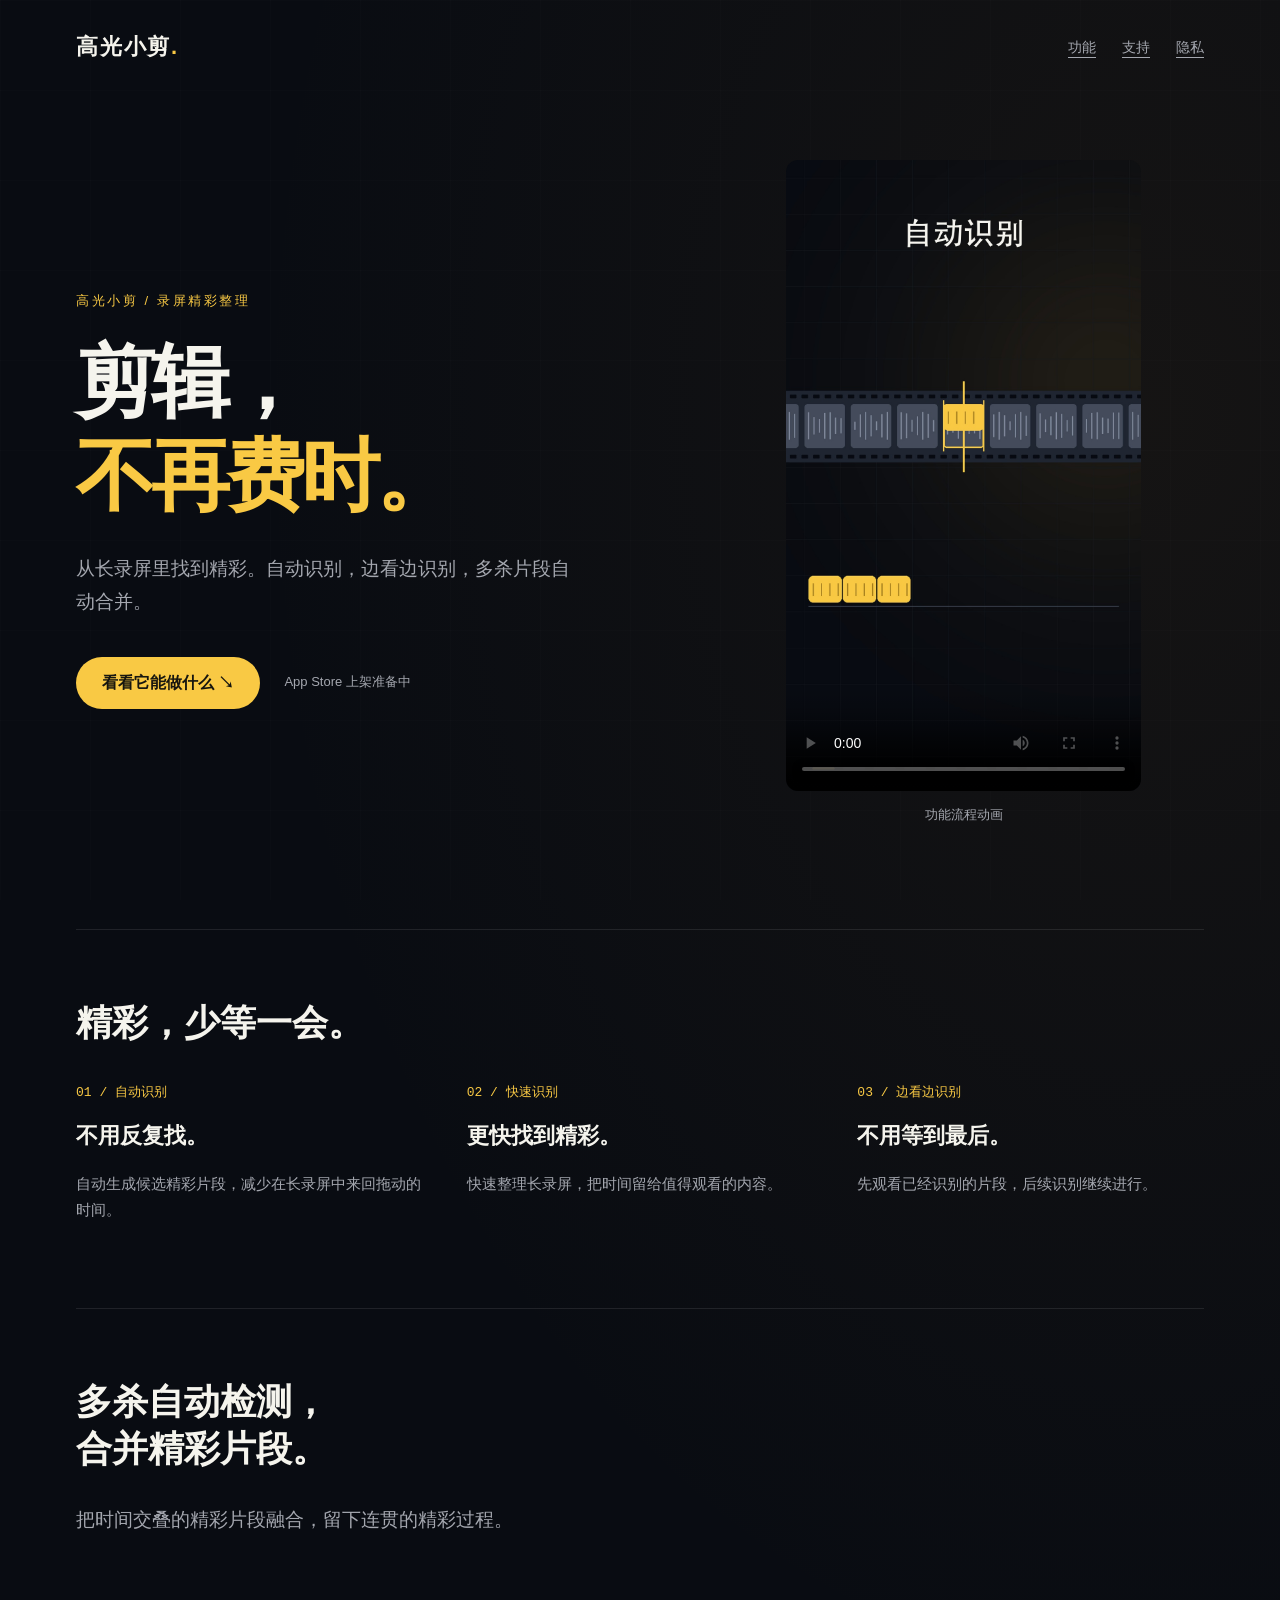
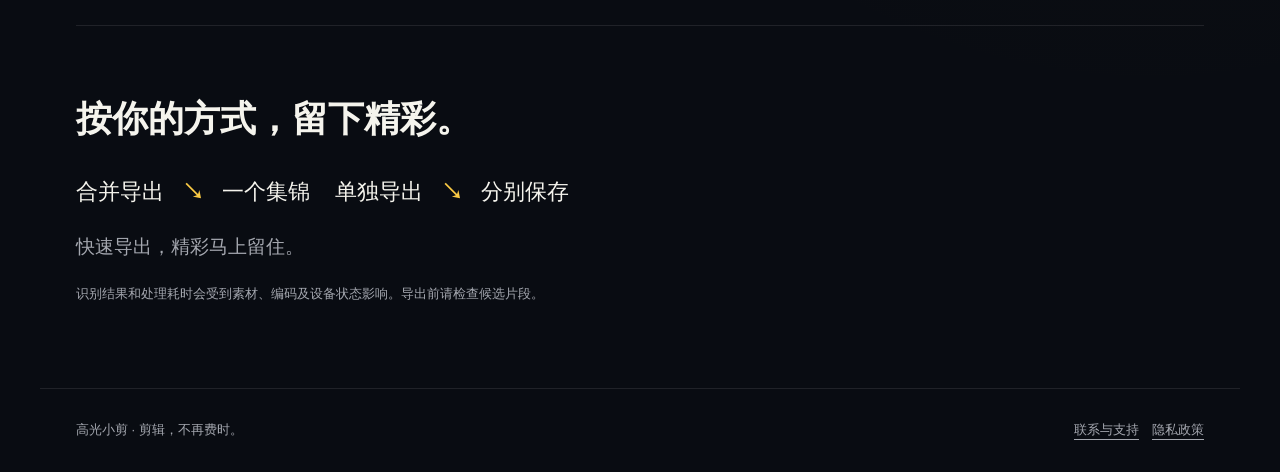
<file: index.html>
<!doctype html><html lang="zh-CN"><head><meta charset="utf-8"><meta name="viewport" content="width=device-width,initial-scale=1"><meta name="theme-color" content="#090c12"><meta name="description" content="自动识别精彩，边看边识别，多杀片段自动合并。高光小剪产品介绍与支持。"><title>高光小剪｜剪辑，不再费时。</title><link rel="stylesheet" href="style.css"></head><body><nav><a class="brand" href="./">高光小剪<span style="color:var(--gold)">.</span></a><div class="links"><a href="./#features">功能</a><a href="support.html">支持</a><a href="privacy.html">隐私</a></div></nav><main><section class="hero"><div><div class="eyebrow">高光小剪 / 录屏精彩整理</div><h1>剪辑，<br><em>不再费时。</em></h1><p class="lead">从长录屏里找到精彩。自动识别，边看边识别，多杀片段自动合并。</p><div class="actions"><a class="button" href="#features">看看它能做什么 ↘</a><span class="status">App Store 上架准备中</span></div></div><div><video controls playsinline preload="metadata" poster="assets/poster.jpg" aria-label="高光小剪功能宣传动画"><source src="assets/promo.mp4?v=music13" type="video/mp4">你的浏览器暂不支持视频播放。</video><p class="mini" style="text-align:center">功能流程动画</p></div></section><section id="features" class="section"><h2>精彩，少等一会。</h2><div class="feature-grid"><article class="feature"><span class="num">01 / 自动识别</span><h3>不用反复找。</h3><p>自动生成候选精彩片段，减少在长录屏中来回拖动的时间。</p></article><article class="feature"><span class="num">02 / 快速识别</span><h3>更快找到精彩。</h3><p>快速整理长录屏，把时间留给值得观看的内容。</p></article><article class="feature"><span class="num">03 / 边看边识别</span><h3>不用等到最后。</h3><p>先观看已经识别的片段，后续识别继续进行。</p></article></div></section><section class="section"><h2>多杀自动检测，<br>合并精彩片段。</h2><p class="lead">把时间交叠的精彩片段融合，留下连贯的精彩过程。</p></section><section class="section"><h2>按你的方式，留下精彩。</h2><div class="export"><span>合并导出 <b>↘</b> 一个集锦</span><span>单独导出 <b>↘</b> 分别保存</span></div><p class="lead">快速导出，精彩马上留住。</p><p class="mini">识别结果和处理耗时会受到素材、编码及设备状态影响。导出前请检查候选片段。</p></section></main><footer><span>高光小剪 · 剪辑，不再费时。</span><span><a href="support.html">联系与支持</a>　<a href="privacy.html">隐私政策</a></span></footer></body></html>
</file>
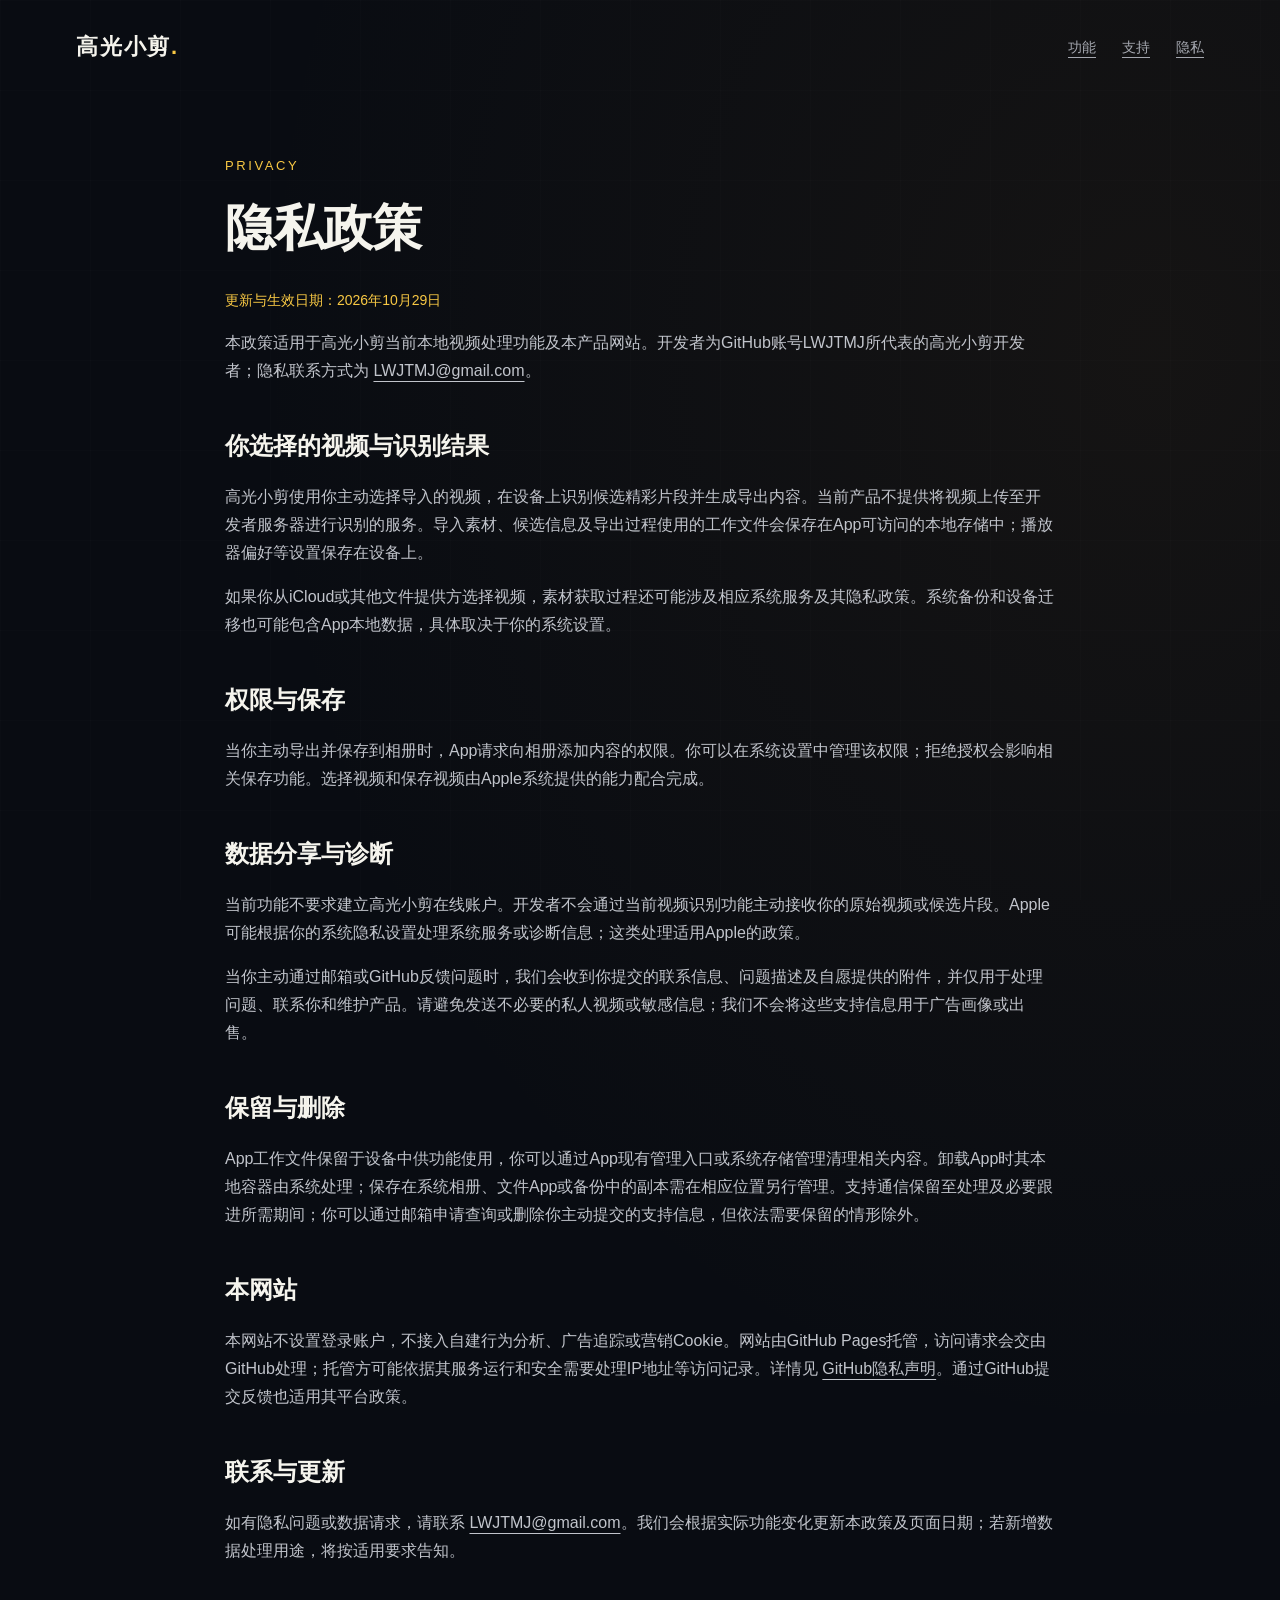
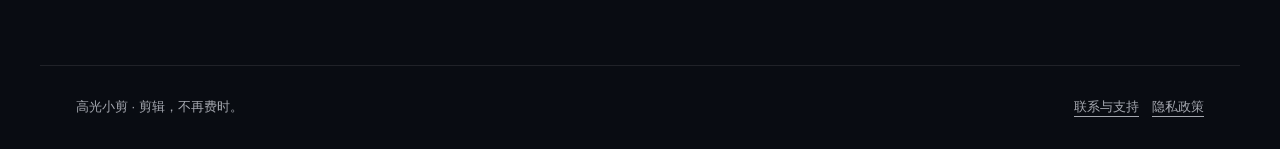
<file: privacy.html>
<!doctype html><html lang="zh-CN"><head><meta charset="utf-8"><meta name="viewport" content="width=device-width,initial-scale=1"><meta name="theme-color" content="#090c12"><meta name="description" content="高光小剪的视频处理、相册权限、支持信息和网站隐私政策。"><title>隐私政策｜高光小剪</title><link rel="stylesheet" href="style.css"></head><body><nav><a class="brand" href="./">高光小剪<span style="color:var(--gold)">.</span></a><div class="links"><a href="./#features">功能</a><a href="support.html">支持</a><a href="privacy.html">隐私</a></div></nav><main><article class="doc"><div class="eyebrow">PRIVACY</div><h1>隐私政策</h1><p class="date">更新与生效日期：2026年10月29日</p><p>本政策适用于高光小剪当前本地视频处理功能及本产品网站。开发者为GitHub账号LWJTMJ所代表的高光小剪开发者；隐私联系方式为 <a href="mailto:LWJTMJ@gmail.com">LWJTMJ@gmail.com</a>。</p><h2>你选择的视频与识别结果</h2><p>高光小剪使用你主动选择导入的视频，在设备上识别候选精彩片段并生成导出内容。当前产品不提供将视频上传至开发者服务器进行识别的服务。导入素材、候选信息及导出过程使用的工作文件会保存在App可访问的本地存储中；播放器偏好等设置保存在设备上。</p><p>如果你从iCloud或其他文件提供方选择视频，素材获取过程还可能涉及相应系统服务及其隐私政策。系统备份和设备迁移也可能包含App本地数据，具体取决于你的系统设置。</p><h2>权限与保存</h2><p>当你主动导出并保存到相册时，App请求向相册添加内容的权限。你可以在系统设置中管理该权限；拒绝授权会影响相关保存功能。选择视频和保存视频由Apple系统提供的能力配合完成。</p><h2>数据分享与诊断</h2><p>当前功能不要求建立高光小剪在线账户。开发者不会通过当前视频识别功能主动接收你的原始视频或候选片段。Apple可能根据你的系统隐私设置处理系统服务或诊断信息；这类处理适用Apple的政策。</p><p>当你主动通过邮箱或GitHub反馈问题时，我们会收到你提交的联系信息、问题描述及自愿提供的附件，并仅用于处理问题、联系你和维护产品。请避免发送不必要的私人视频或敏感信息；我们不会将这些支持信息用于广告画像或出售。</p><h2>保留与删除</h2><p>App工作文件保留于设备中供功能使用，你可以通过App现有管理入口或系统存储管理清理相关内容。卸载App时其本地容器由系统处理；保存在系统相册、文件App或备份中的副本需在相应位置另行管理。支持通信保留至处理及必要跟进所需期间；你可以通过邮箱申请查询或删除你主动提交的支持信息，但依法需要保留的情形除外。</p><h2>本网站</h2><p>本网站不设置登录账户，不接入自建行为分析、广告追踪或营销Cookie。网站由GitHub Pages托管，访问请求会交由GitHub处理；托管方可能依据其服务运行和安全需要处理IP地址等访问记录。详情见 <a href="https://docs.github.com/en/site-policy/privacy-policies/github-general-privacy-statement">GitHub隐私声明</a>。通过GitHub提交反馈也适用其平台政策。</p><h2>联系与更新</h2><p>如有隐私问题或数据请求，请联系 <a href="mailto:LWJTMJ@gmail.com">LWJTMJ@gmail.com</a>。我们会根据实际功能变化更新本政策及页面日期；若新增数据处理用途，将按适用要求告知。</p></article></main><footer><span>高光小剪 · 剪辑，不再费时。</span><span><a href="support.html">联系与支持</a>　<a href="privacy.html">隐私政策</a></span></footer></body></html>
</file>
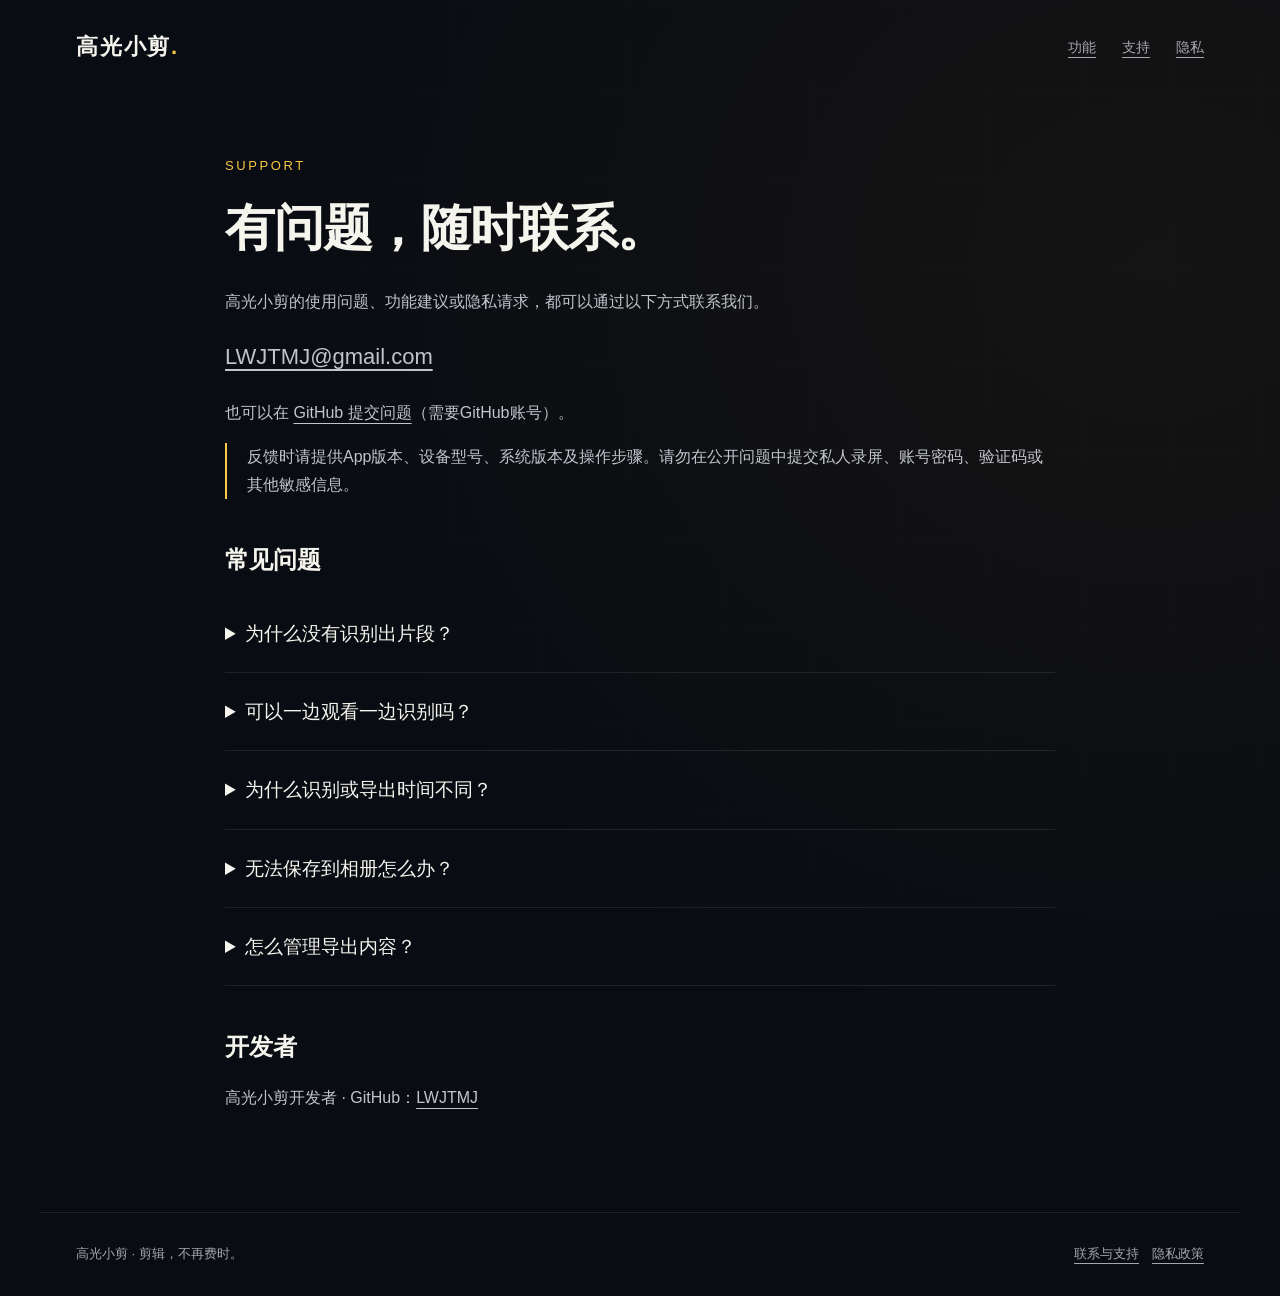
<file: support.html>
<!doctype html><html lang="zh-CN"><head><meta charset="utf-8"><meta name="viewport" content="width=device-width,initial-scale=1"><meta name="theme-color" content="#090c12"><meta name="description" content="高光小剪常见问题与联系邮箱。"><title>联系与支持｜高光小剪</title><link rel="stylesheet" href="style.css"></head><body><nav><a class="brand" href="./">高光小剪<span style="color:var(--gold)">.</span></a><div class="links"><a href="./#features">功能</a><a href="support.html">支持</a><a href="privacy.html">隐私</a></div></nav><main><article class="doc"><div class="eyebrow">SUPPORT</div><h1>有问题，随时联系。</h1><p>高光小剪的使用问题、功能建议或隐私请求，都可以通过以下方式联系我们。</p><p class="contact"><a href="mailto:LWJTMJ@gmail.com">LWJTMJ@gmail.com</a></p><p>也可以在 <a href="https://github.com/LWJTMJ/peacehighlights-site/issues/new">GitHub 提交问题</a>（需要GitHub账号）。</p><p class="notice">反馈时请提供App版本、设备型号、系统版本及操作步骤。请勿在公开问题中提交私人录屏、账号密码、验证码或其他敏感信息。</p><h2>常见问题</h2><div class="faq"><details><summary>为什么没有识别出片段？</summary><p>请确认素材属于App当前支持的录屏类型，画面信息清楚且能够正常播放。画面布局、分辨率及内容可能影响候选结果。请先检查素材，再通过邮箱反馈复现步骤。</p></details><details><summary>可以一边观看一边识别吗？</summary><p>可以先打开已经识别的候选片段观看，后续识别继续进行。</p></details><details><summary>为什么识别或导出时间不同？</summary><p>视频长度、编码、片段数量及设备状态都会影响处理时间。宣传动画中的耗时是近似示意，并非对任意素材的固定保证。</p></details><details><summary>无法保存到相册怎么办？</summary><p>检查系统设置中是否允许高光小剪向相册添加内容，并确认设备剩余空间。拒绝相册权限会影响相应保存功能。</p></details><details><summary>怎么管理导出内容？</summary><p>在系统相册中管理已保存的视频。删除App内项目不应视为自动删除系统相册中的导出文件。</p></details></div><h2>开发者</h2><p>高光小剪开发者 · GitHub：<a href="https://github.com/LWJTMJ">LWJTMJ</a></p></article></main><footer><span>高光小剪 · 剪辑，不再费时。</span><span><a href="support.html">联系与支持</a>　<a href="privacy.html">隐私政策</a></span></footer></body></html>
</file>
<file: style.css>
@charset "UTF-8";:root{--gold:#f9c944;--muted:#a4a7af;--ink:#090c12;--line:#ffffff18}*{box-sizing:border-box}html{scroll-behavior:smooth}body{margin:0;color:#f5f4ed;background:radial-gradient(ellipse at 90% 20%,#8b602318,transparent 55%),#090c12;font-family:-apple-system,BlinkMacSystemFont,"PingFang SC",sans-serif;line-height:1.75}body:before{content:"";position:fixed;inset:0;pointer-events:none;background-image:linear-gradient(#ffffff03 1px,transparent 1px),linear-gradient(90deg,#ffffff03 1px,transparent 1px);background-size:90px 90px;z-index:-1}a{color:inherit;text-underline-offset:5px}a:hover{color:var(--gold)}nav{max-width:1200px;margin:auto;padding:28px 36px;display:flex;justify-content:space-between;align-items:center;gap:20px}nav .brand{font-weight:700;font-size:22px;text-decoration:none;letter-spacing:.08em}nav .links{display:flex;gap:26px;font-size:14px;color:var(--muted)}main{max-width:1200px;margin:auto;padding:0 36px}.hero{display:grid;grid-template-columns:1.2fr 1fr;gap:70px;align-items:center;min-height:760px;padding:65px 0 90px}.eyebrow{color:var(--gold);font-size:13px;letter-spacing:.2em}h1{font-size:clamp(48px,6.2vw,86px);line-height:1.18;letter-spacing:-.05em;margin:22px 0 30px;font-weight:650}h1 em{color:var(--gold);font-style:normal}.lead{font-size:19px;color:var(--muted);max-width:500px}.actions{display:flex;gap:24px;align-items:center;flex-wrap:wrap;margin-top:38px}.button{display:inline-block;border-radius:99px;background:var(--gold);color:#17160f;padding:12px 26px;text-decoration:none;font-weight:650}.button:hover{color:#17160f;background:#ffdc75}.status{font-size:13px;color:var(--muted)}video{display:block;width:min(100%,355px);margin:auto;max-height:680px;background:transparent;object-fit:contain;border-radius:12px}.section{border-top:1px solid var(--line);padding:70px 0}.section h2{font-size:36px;margin:0 0 30px;line-height:1.3}.feature-grid{display:grid;grid-template-columns:repeat(3,1fr);gap:44px}.feature .num{font-family:monospace;color:var(--gold);font-size:13px}.feature h3{font-size:22px;margin:12px 0}.feature p{font-size:15px;color:var(--muted)}.export{display:flex;gap:25px;flex-wrap:wrap}.export span{font-size:22px}.export b{color:var(--gold);padding:0 12px}footer{max-width:1200px;margin:auto;border-top:1px solid var(--line);padding:30px 36px;color:var(--muted);font-size:13px;display:flex;justify-content:space-between;flex-wrap:wrap;gap:20px}.doc{max-width:830px;margin:60px auto 100px}.doc h1{font-size:50px;letter-spacing:-.02em}.doc h2{font-size:24px;margin:40px 0 14px}.doc p,.doc li{color:#c1c4cb}.doc .date{color:var(--gold);font-size:14px}.contact{font-size:22px;word-break:break-all}.notice{border-left:2px solid var(--gold);padding-left:20px}.faq details{padding:22px 0;border-bottom:1px solid var(--line)}summary{cursor:pointer;font-size:19px}.faq p{max-width:720px}.mini{color:var(--muted);font-size:13px}@media(max-width:760px){nav{padding:22px}.links{gap:16px!important}main{padding:0 24px}.hero{grid-template-columns:1fr;gap:45px;padding:55px 0;min-height:0}h1{font-size:58px}.lead{font-size:17px}video{width:80%;max-height:650px}.feature-grid{grid-template-columns:1fr;gap:25px}.section{padding:50px 0}.doc{margin:35px auto 65px}.doc h1{font-size:38px}footer{padding:28px 24px}}@media(prefers-reduced-motion:reduce){html{scroll-behavior:auto}}
</file>
